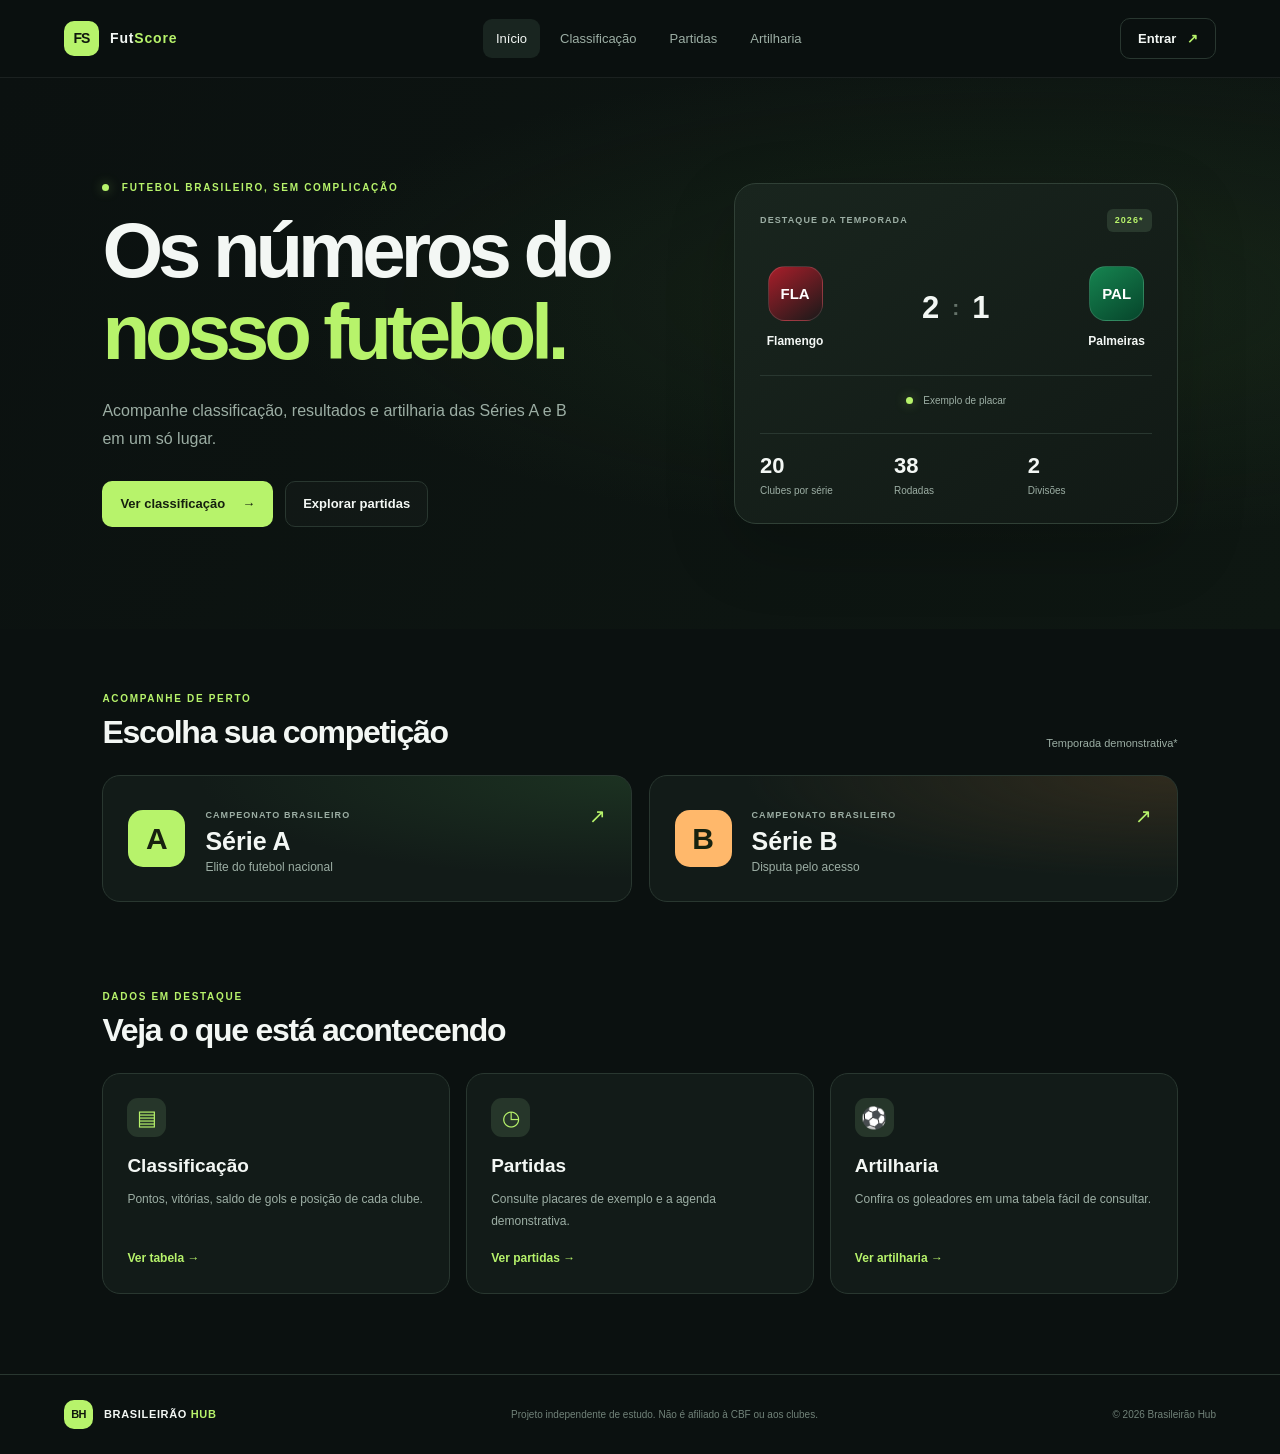
<file: futscore2/index.html>
<!DOCTYPE html>
<html lang="pt-BR">
<head>
  <meta charset="UTF-8">
  <meta name="viewport" content="width=device-width, initial-scale=1.0">
  <meta name="description" content="Brasileirão Hub: classificação, partidas e artilharia das Séries A e B.">
  <title> FutScore </title>
  <link rel="stylesheet" href="css/style.css">
  <script src="js/data.js" defer></script>
  <script src="js/app.js" defer></script>
</head>
<body>
  <header class="topbar">
    <a class="brand" href="index.html" aria-label="Brasileirão Hub - início">
      <span class="brand-mark">FS</span>
      <span>Fut<span class="brand-light">Score</span></span>
    </a>
    <button class="menu-toggle" id="menu-toggle" aria-label="Abrir menu" aria-expanded="false">☰</button>
    <nav class="nav" id="main-nav" aria-label="Navegação principal">
      <a class="nav-link active" href="index.html">Início</a>
      <a class="nav-link" href="pages/classificacao.html">Classificação</a>
      <a class="nav-link" href="pages/partidas.html">Partidas</a>
      <a class="nav-link" href="pages/artilharia.html">Artilharia</a>
    </nav>
    <button class="login-button" id="open-login">Entrar <span aria-hidden="true">↗</span></button>
  </header>

  <main>
    <section class="hero">
      <div class="hero-copy">
        <p class="eyebrow"><span class="live-dot"></span> FUTEBOL BRASILEIRO, SEM COMPLICAÇÃO</p>
        <h1>Os números do<br><span>nosso futebol.</span></h1>
        <p class="hero-description">Acompanhe classificação, resultados e artilharia das Séries A e B em um só lugar.</p>
        <div class="hero-actions">
          <a class="button button-primary" href="pages/classificacao.html">Ver classificação <span>→</span></a>
          <a class="button button-ghost" href="pages/partidas.html">Explorar partidas</a>
        </div>
      </div>
      <div class="hero-card">
        <div class="hero-card-top"><span>DESTAQUE DA TEMPORADA</span><span class="season-tag">2026*</span></div>
        <div class="versus">
          <div class="club"><span class="club-badge badge-flamengo">FLA</span><strong>Flamengo</strong></div>
          <div class="score"><span>2</span><i>:</i><span>1</span></div>
          <div class="club"><span class="club-badge badge-palmeiras">PAL</span><strong>Palmeiras</strong></div>
        </div>
        <div class="match-status"><span class="status-dot"></span> Exemplo de placar</div>
        <div class="hero-stats">
          <div><strong>20</strong><span>Clubes por série</span></div>
          <div><strong>38</strong><span>Rodadas</span></div>
          <div><strong>2</strong><span>Divisões</span></div>
        </div>
      </div>
    </section>

    <section class="content-section">
      <div class="section-heading">
        <div><p class="eyebrow">ACOMPANHE DE PERTO</p><h2>Escolha sua competição</h2></div>
        <span class="section-note">Temporada demonstrativa*</span>
      </div>
      <div class="league-grid">
        <a class="league-card league-a" href="pages/classificacao.html?serie=A">
          <div class="league-icon">A</div><div><span class="league-label">CAMPEONATO BRASILEIRO</span><h3>Série A</h3><p>Elite do futebol nacional</p></div><span class="card-arrow">↗</span>
        </a>
        <a class="league-card league-b" href="pages/classificacao.html?serie=B">
          <div class="league-icon">B</div><div><span class="league-label">CAMPEONATO BRASILEIRO</span><h3>Série B</h3><p>Disputa pelo acesso</p></div><span class="card-arrow">↗</span>
        </a>
      </div>
    </section>

    <section class="content-section home-bottom">
      <div class="section-heading"><div><p class="eyebrow">DADOS EM DESTAQUE</p><h2>Veja o que está acontecendo</h2></div></div>
      <div class="feature-grid">
        <a class="feature-card" href="pages/classificacao.html"><span class="feature-icon">▤</span><h3>Classificação</h3><p>Pontos, vitórias, saldo de gols e posição de cada clube.</p><span class="feature-link">Ver tabela →</span></a>
        <a class="feature-card" href="pages/partidas.html"><span class="feature-icon">◷</span><h3>Partidas</h3><p>Consulte placares de exemplo e a agenda demonstrativa.</p><span class="feature-link">Ver partidas →</span></a>
        <a class="feature-card" href="pages/artilharia.html"><span class="feature-icon">⚽</span><h3>Artilharia</h3><p>Confira os goleadores em uma tabela fácil de consultar.</p><span class="feature-link">Ver artilharia →</span></a>
      </div>
    </section>
  </main>

  <footer class="footer"><a class="brand footer-brand" href="index.html"><span class="brand-mark">BH</span><span>BRASILEIRÃO<span class="brand-light"> HUB</span></span></a><p>Projeto independente de estudo. Não é afiliado à CBF ou aos clubes.</p><p>© 2026 Brasileirão Hub</p></footer>

  <dialog class="login-dialog" id="login-dialog">
    <form method="dialog" class="dialog-close-row"><button class="icon-button" aria-label="Fechar">✕</button></form>
    <div class="login-heading"><span class="brand-mark">BH</span><p class="eyebrow">ÁREA DO TORCEDOR</p><h2>Entre na sua conta</h2><p>Esta é uma demonstração visual de login.</p></div>
    <form id="login-form" class="login-form">
      <label for="email">E-mail</label><input id="email" name="email" type="email" placeholder="voce@email.com" required>
      <label for="password">Senha</label><input id="password" name="password" type="password" placeholder="Digite sua senha" minlength="6" required>
      <button class="button button-primary full-width" type="submit">Entrar</button>
      <p class="form-message" id="login-message" role="status"></p>
      <p class="login-warning">Não use uma senha real. Este formulário não cria contas nem envia dados.</p>
    </form>
  </dialog>
</body>
</html>
</file>
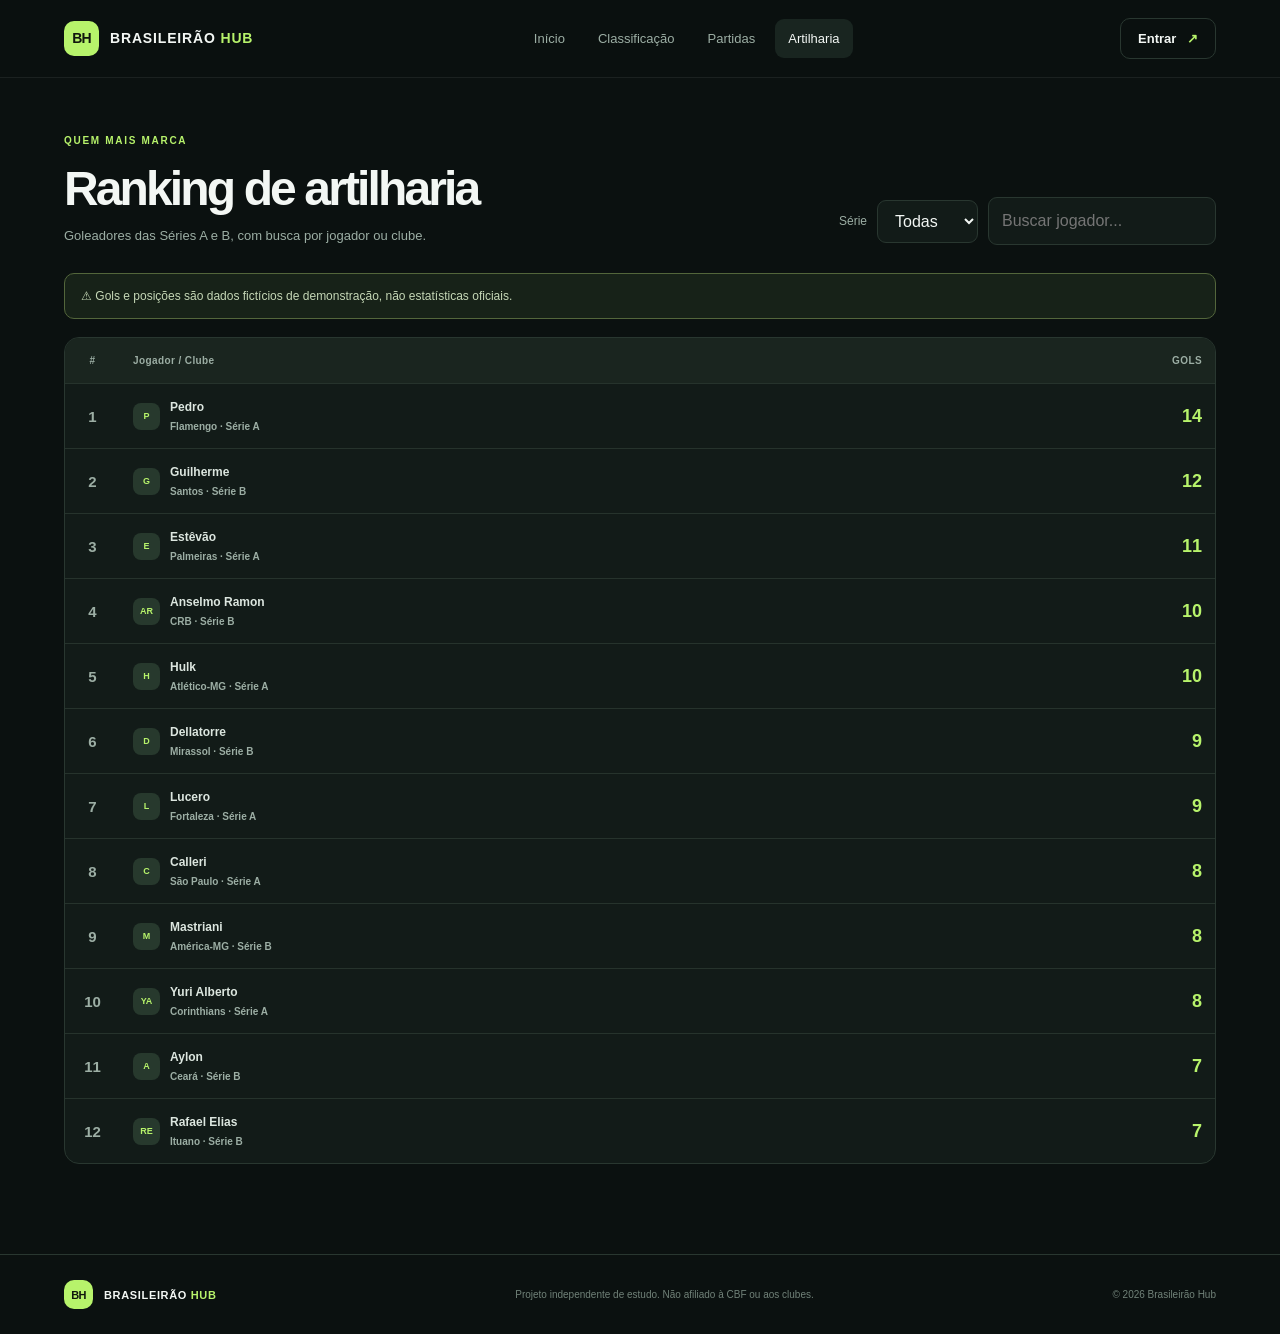
<file: futscore2/pages/artilharia.html>
<!DOCTYPE html>
<html lang="pt-BR"><head><meta charset="UTF-8"><meta name="viewport" content="width=device-width, initial-scale=1.0"><meta name="description" content="Ranking de artilharia demonstrativo das Séries A e B."><title>Artilharia | Brasileirão Hub</title><link rel="stylesheet" href="../css/style.css"><script src="../js/data.js" defer></script><script src="../js/app.js" defer></script></head>
<body>
<header class="topbar"><a class="brand" href="../index.html"><span class="brand-mark">BH</span><span>BRASILEIRÃO<span class="brand-light"> HUB</span></span></a><button class="menu-toggle" id="menu-toggle" aria-label="Abrir menu" aria-expanded="false">☰</button><nav class="nav" id="main-nav"><a class="nav-link" href="../index.html">Início</a><a class="nav-link" href="classificacao.html">Classificação</a><a class="nav-link" href="partidas.html">Partidas</a><a class="nav-link active" href="artilharia.html">Artilharia</a></nav><button class="login-button" id="open-login">Entrar <span>↗</span></button></header>
<main class="page-main"><div class="page-header"><div><p class="eyebrow">QUEM MAIS MARCA</p><h1>Ranking de artilharia</h1><p>Goleadores das Séries A e B, com busca por jogador ou clube.</p></div><div class="controls"><label class="control-label" for="scorer-series">Série</label><select class="select-control" id="scorer-series"><option value="Todas">Todas</option><option value="A">Série A</option><option value="B">Série B</option></select><input class="search-control" id="scorer-search" type="search" placeholder="Buscar jogador..." aria-label="Buscar jogador"></div></div>
<div class="notice">⚠ Gols e posições são dados fictícios de demonstração, não estatísticas oficiais.</div><div class="table-card"><div class="table-scroll"><table class="rank-table"><thead><tr><th>#</th><th>Jogador / Clube</th><th>GOLS</th></tr></thead><tbody id="scorers-body"></tbody></table></div></div></main>
<footer class="footer"><a class="brand footer-brand" href="../index.html"><span class="brand-mark">BH</span><span>BRASILEIRÃO<span class="brand-light"> HUB</span></span></a><p>Projeto independente de estudo. Não afiliado à CBF ou aos clubes.</p><p>© 2026 Brasileirão Hub</p></footer>
<dialog class="login-dialog" id="login-dialog"><form method="dialog" class="dialog-close-row"><button class="icon-button" aria-label="Fechar">✕</button></form><div class="login-heading"><span class="brand-mark">BH</span><p class="eyebrow">ÁREA DO TORCEDOR</p><h2>Entre na sua conta</h2><p>Esta é uma demonstração visual de login.</p></div><form id="login-form" class="login-form"><label for="email">E-mail</label><input id="email" type="email" placeholder="voce@email.com" required><label for="password">Senha</label><input id="password" type="password" placeholder="Digite sua senha" minlength="6" required><button class="button button-primary full-width" type="submit">Entrar</button><p class="form-message" id="login-message" role="status"></p><p class="login-warning">Não use uma senha real. Este formulário não cria contas nem envia dados.</p></form></dialog>
</body></html>
</file>
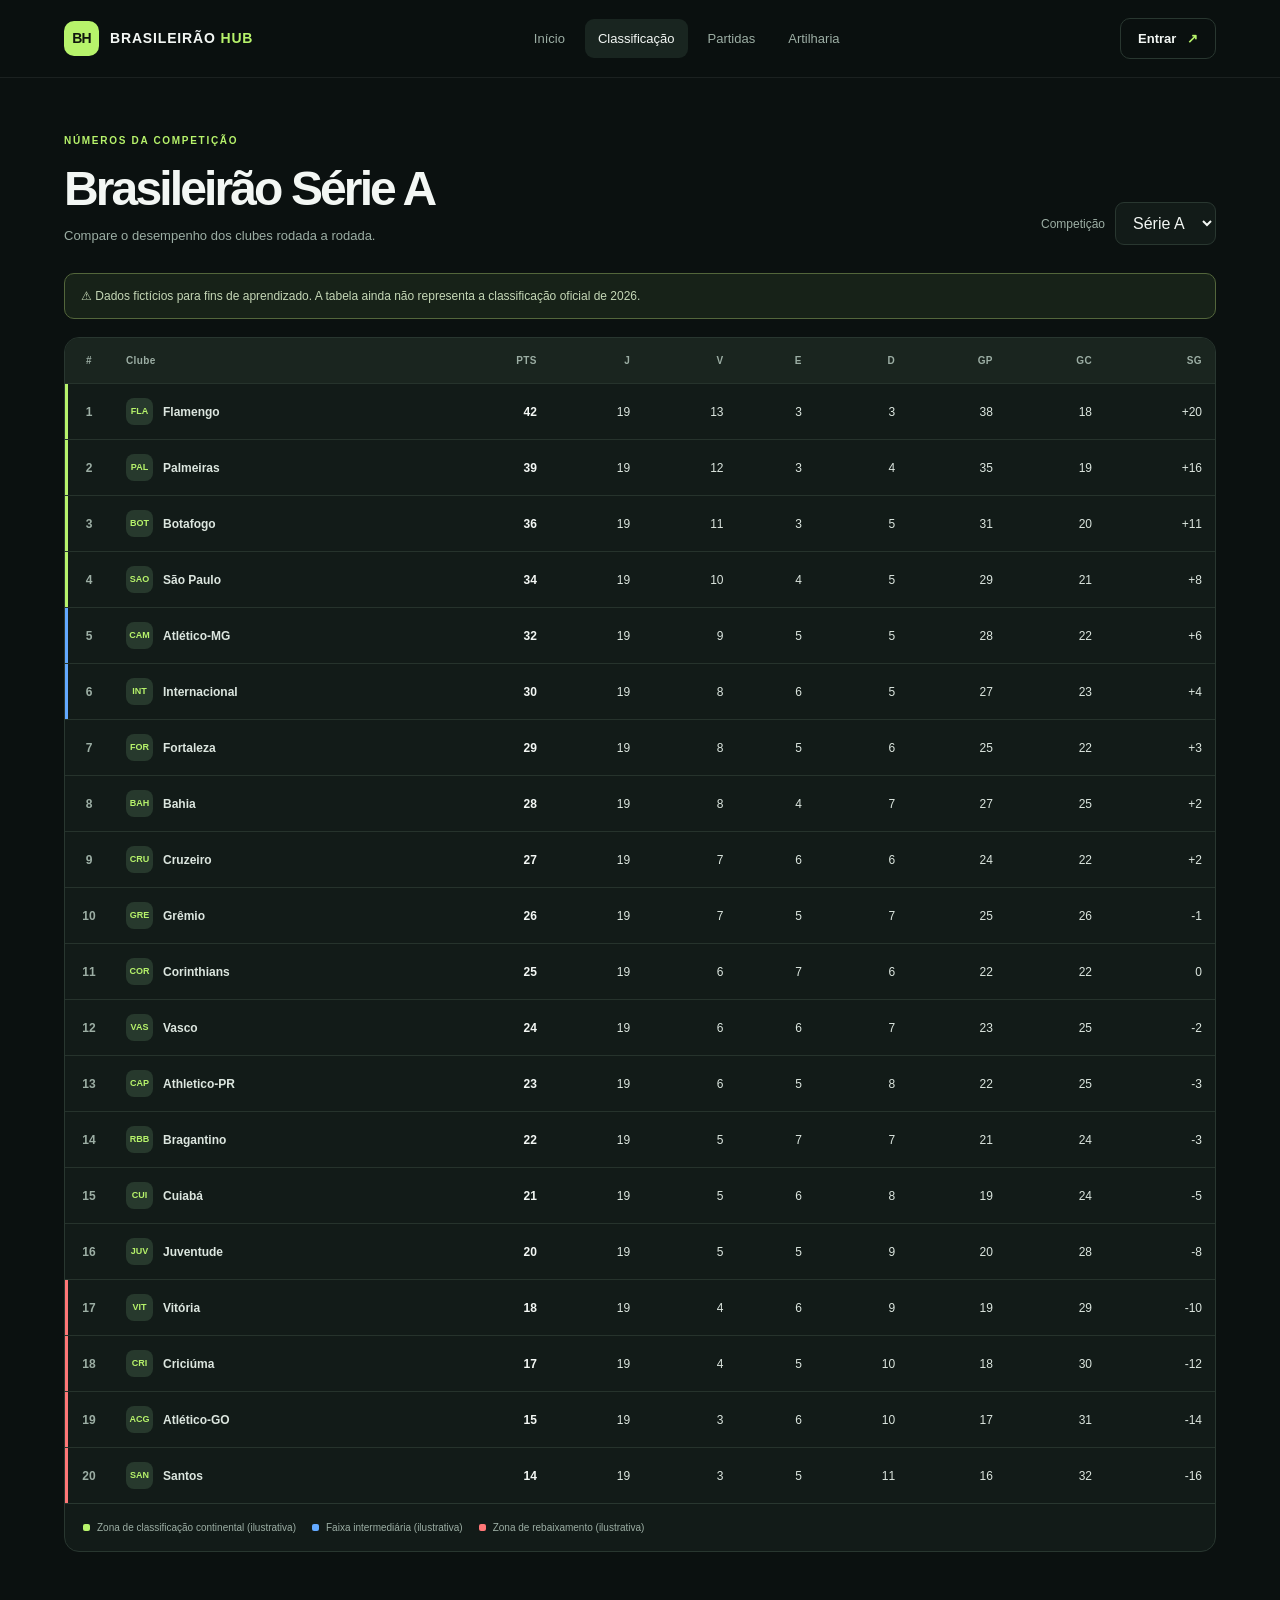
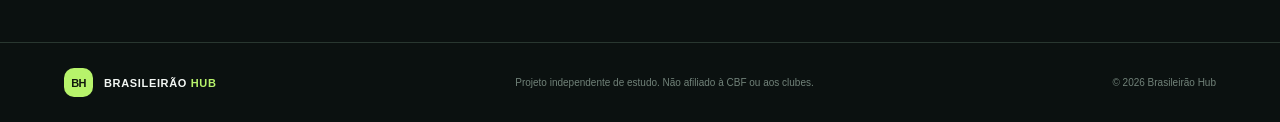
<file: futscore2/pages/classificacao.html>
<!DOCTYPE html>
<html lang="pt-BR"><head><meta charset="UTF-8"><meta name="viewport" content="width=device-width, initial-scale=1.0"><meta name="description" content="Tabela de classificação demonstrativa das Séries A e B do Brasileirão."><title>Classificação | Brasileirão Hub</title><link rel="stylesheet" href="../css/style.css"><script src="../js/data.js" defer></script><script src="../js/app.js" defer></script></head>
<body>
<header class="topbar"><a class="brand" href="../index.html"><span class="brand-mark">BH</span><span>BRASILEIRÃO<span class="brand-light"> HUB</span></span></a><button class="menu-toggle" id="menu-toggle" aria-label="Abrir menu" aria-expanded="false">☰</button><nav class="nav" id="main-nav"><a class="nav-link" href="../index.html">Início</a><a class="nav-link active" href="classificacao.html">Classificação</a><a class="nav-link" href="partidas.html">Partidas</a><a class="nav-link" href="artilharia.html">Artilharia</a></nav><button class="login-button" id="open-login">Entrar <span>↗</span></button></header>
<main class="page-main"><div class="page-header"><div><p class="eyebrow">NÚMEROS DA COMPETIÇÃO</p><h1 id="competition-title">Brasileirão Série A</h1><p>Compare o desempenho dos clubes rodada a rodada.</p></div><div class="controls"><label class="control-label" for="series-select">Competição</label><select class="select-control" id="series-select"><option value="A">Série A</option><option value="B">Série B</option></select></div></div>
<div class="notice">⚠ Dados fictícios para fins de aprendizado. A tabela ainda não representa a classificação oficial de 2026.</div>
<div class="table-card"><div class="table-scroll"><table><thead><tr><th>#</th><th>Clube</th><th>PTS</th><th>J</th><th>V</th><th>E</th><th>D</th><th>GP</th><th>GC</th><th>SG</th></tr></thead><tbody id="standings-body"></tbody></table></div><div class="table-legend"><span class="legend-item"><i class="legend-mark"></i> Zona de classificação continental (ilustrativa)</span><span class="legend-item"><i class="legend-mark blue"></i> Faixa intermediária (ilustrativa)</span><span class="legend-item"><i class="legend-mark red"></i> Zona de rebaixamento (ilustrativa)</span></div></div></main>
<footer class="footer"><a class="brand footer-brand" href="../index.html"><span class="brand-mark">BH</span><span>BRASILEIRÃO<span class="brand-light"> HUB</span></span></a><p>Projeto independente de estudo. Não afiliado à CBF ou aos clubes.</p><p>© 2026 Brasileirão Hub</p></footer>
<dialog class="login-dialog" id="login-dialog"><form method="dialog" class="dialog-close-row"><button class="icon-button" aria-label="Fechar">✕</button></form><div class="login-heading"><span class="brand-mark">BH</span><p class="eyebrow">ÁREA DO TORCEDOR</p><h2>Entre na sua conta</h2><p>Esta é uma demonstração visual de login.</p></div><form id="login-form" class="login-form"><label for="email">E-mail</label><input id="email" type="email" placeholder="voce@email.com" required><label for="password">Senha</label><input id="password" type="password" placeholder="Digite sua senha" minlength="6" required><button class="button button-primary full-width" type="submit">Entrar</button><p class="form-message" id="login-message" role="status"></p><p class="login-warning">Não use uma senha real. Este formulário não cria contas nem envia dados.</p></form></dialog>
</body></html>
</file>
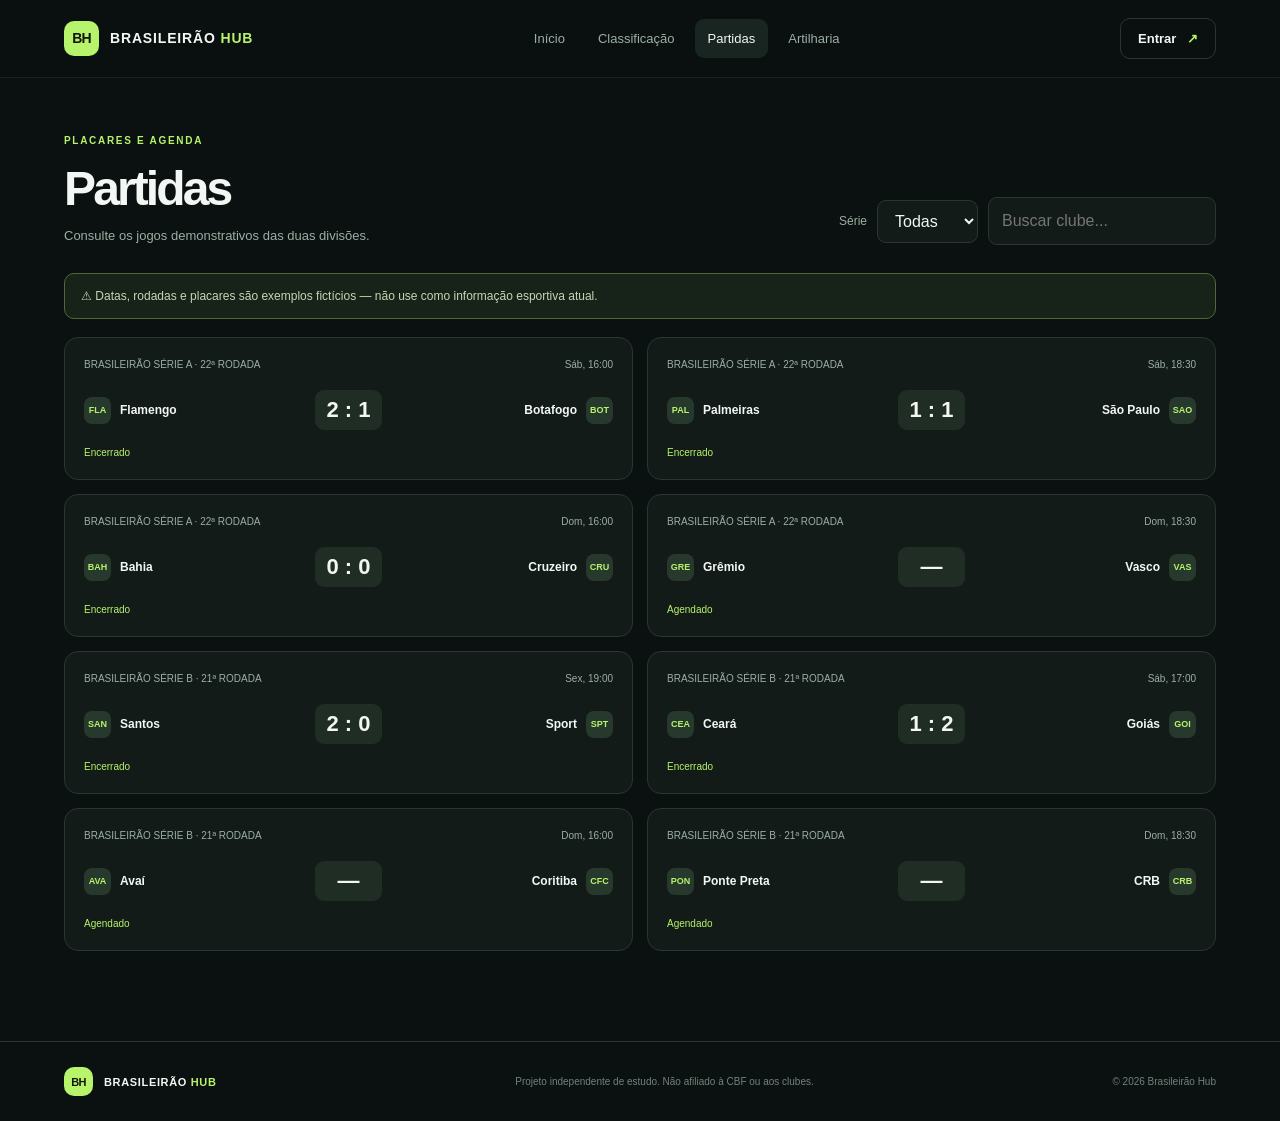
<file: futscore2/pages/partidas.html>
<!DOCTYPE html>
<html lang="pt-BR"><head><meta charset="UTF-8"><meta name="viewport" content="width=device-width, initial-scale=1.0"><meta name="description" content="Partidas demonstrativas das Séries A e B."><title>Partidas | Brasileirão Hub</title><link rel="stylesheet" href="../css/style.css"><script src="../js/data.js" defer></script><script src="../js/app.js" defer></script></head>
<body>
<header class="topbar"><a class="brand" href="../index.html"><span class="brand-mark">BH</span><span>BRASILEIRÃO<span class="brand-light"> HUB</span></span></a><button class="menu-toggle" id="menu-toggle" aria-label="Abrir menu" aria-expanded="false">☰</button><nav class="nav" id="main-nav"><a class="nav-link" href="../index.html">Início</a><a class="nav-link" href="classificacao.html">Classificação</a><a class="nav-link active" href="partidas.html">Partidas</a><a class="nav-link" href="artilharia.html">Artilharia</a></nav><button class="login-button" id="open-login">Entrar <span>↗</span></button></header>
<main class="page-main"><div class="page-header"><div><p class="eyebrow">PLACARES E AGENDA</p><h1>Partidas</h1><p>Consulte os jogos demonstrativos das duas divisões.</p></div><div class="controls"><label class="control-label" for="match-series">Série</label><select class="select-control" id="match-series"><option value="Todas">Todas</option><option value="A">Série A</option><option value="B">Série B</option></select><input class="search-control" id="match-search" type="search" placeholder="Buscar clube..." aria-label="Buscar clube"></div></div>
<div class="notice">⚠ Datas, rodadas e placares são exemplos fictícios — não use como informação esportiva atual.</div><div class="match-list" id="match-list"></div></main>
<footer class="footer"><a class="brand footer-brand" href="../index.html"><span class="brand-mark">BH</span><span>BRASILEIRÃO<span class="brand-light"> HUB</span></span></a><p>Projeto independente de estudo. Não afiliado à CBF ou aos clubes.</p><p>© 2026 Brasileirão Hub</p></footer>
<dialog class="login-dialog" id="login-dialog"><form method="dialog" class="dialog-close-row"><button class="icon-button" aria-label="Fechar">✕</button></form><div class="login-heading"><span class="brand-mark">BH</span><p class="eyebrow">ÁREA DO TORCEDOR</p><h2>Entre na sua conta</h2><p>Esta é uma demonstração visual de login.</p></div><form id="login-form" class="login-form"><label for="email">E-mail</label><input id="email" type="email" placeholder="voce@email.com" required><label for="password">Senha</label><input id="password" type="password" placeholder="Digite sua senha" minlength="6" required><button class="button button-primary full-width" type="submit">Entrar</button><p class="form-message" id="login-message" role="status"></p><p class="login-warning">Não use uma senha real. Este formulário não cria contas nem envia dados.</p></form></dialog>
</body></html>
</file>
<file: futscore2/css/style.css>
:root {
    --bg:#0b1110;
    --surface:#121b18;
    --surface-2:#192520;
    --line:#293730;
    --text:#f3f7f4;
    --muted:#9caea4;
    --green:#b7f36b;
    --green-dark:#1d3b23;
    --orange:#ffb86b;
    --red:#ff7777;
    --radius:18px;
    --font:'DM Sans',sans-serif;
    --display:'Space Grotesk',sans-serif
}
* {
    box-sizing:border-box
}
html {
    scroll-behavior:smooth
}
body {
    margin:0;
    background:var(--bg);
    color:var(--text);
    font-family:var(--font);
    line-height:1.5
}
a {
    color:inherit;
    text-decoration:none
}
button,input,select {
    font:inherit
}
button,a {
    -webkit-tap-highlight-color:transparent
}
button {
    cursor:pointer
}
.topbar {
    height:78px;
    padding:0 clamp(20px,5vw,76px);
    display:flex;
    align-items:center;
    justify-content:space-between;
    gap:30px;
    border-bottom:1px solid rgba(255,255,255,.07);
    background:rgba(11,17,16,.95);
    position:sticky;
    top:0;
    z-index:10;
    backdrop-filter:blur(16px)
}
.brand {
    display:flex;
    align-items:center;
    gap:11px;
    font-family:var(--display);
    font-size:14px;
    font-weight:700;
    letter-spacing:.06em;
    white-space:nowrap
}
.brand-mark {
    display:grid;
    place-items:center;
    width:35px;
    height:35px;
    border-radius:10px;
    background:var(--green);
    color:#10170d;
    font-family:var(--display);
    font-weight:700;
    letter-spacing:-.07em
}
.brand-light {
    color:var(--green)
}
.nav {
    display:flex;
    align-items:center;
    gap:7px
}
.nav-link {
    padding:10px 13px;
    color:var(--muted);
    font-size:13px;
    border-radius:9px;
    transition:.2s
}
.nav-link:hover,.nav-link.active {
    color:var(--text);
    background:var(--surface-2)
}
.login-button {
    padding:10px 17px;
    border:1px solid var(--line);
    border-radius:10px;
    background:transparent;
    color:var(--text);
    font-weight:600;
    font-size:13px
}
.login-button span {
    color:var(--green);
    margin-left:7px
}
.menu-toggle {
    display:none;
    background:none;
    color:var(--text);
    border:0;
    font-size:24px
}
.hero {
    padding:clamp(55px,8vw,112px) clamp(20px,8vw,120px);
    display:grid;
    grid-template-columns:1.1fr .9fr;
    align-items:center;
    gap:clamp(35px,7vw,100px);
    background:radial-gradient(ellipse at 80% 40%,rgba(68,113,53,.17),transparent 52%),linear-gradient(120deg,#0b1110,#0e1712)
}
.eyebrow {
    font-size:10px;
    font-weight:700;
    letter-spacing:.17em;
    color:var(--green);
    margin:0 0 15px
}
.live-dot,.status-dot {
    display:inline-block;
    width:7px;
    height:7px;
    border-radius:50%;
    background:var(--green);
    margin-right:8px;
    box-shadow:0 0 12px #b7f36666
}
.hero h1 {
    font:700 clamp(42px,6.3vw,78px)/1.04 var(--display);
    letter-spacing:-.065em;
    margin:0;
    max-width:650px
}
.hero h1 span {
    color:var(--green)
}
.hero-description {
    max-width:490px;
    color:var(--muted);
    font-size:16px;
    line-height:1.8;
    margin:24px 0 27px
}
.hero-actions {
    display:flex;
    gap:12px;
    flex-wrap:wrap
}
.button {
    min-height:45px;
    padding:12px 17px;
    border-radius:10px;
    display:inline-flex;
    align-items:center;
    justify-content:center;
    gap:17px;
    border:1px solid transparent;
    font-size:13px;
    font-weight:700;
    transition:transform .2s,background .2s
}
.button:hover {
    transform:translateY(-2px)
}
.button-primary {
    background:var(--green);
    color:#15200e
}
.button-primary:hover {
    background:#c8ff86
}
.button-ghost {
    border-color:var(--line);
    color:var(--text);
    background:rgba(255,255,255,.02)
}
.disclaimer {
    font-size:11px;
    color:#718279;
    margin-top:22px
}
.hero-card {
    padding:25px;
    border:1px solid #304036;
    border-radius:22px;
    background:linear-gradient(145deg,#19251e,#111915);
    box-shadow:0 25px 70px #0003;
    max-width:470px;
    width:100%;
    justify-self:end
}
.hero-card-top {
    display:flex;
    justify-content:space-between;
    align-items:center;
    color:var(--muted);
    font-size:9px;
    font-weight:700;
    letter-spacing:.12em
}
.season-tag {
    background:#29392d;
    color:var(--green);
    padding:5px 8px;
    border-radius:6px
}
.versus {
    display:flex;
    align-items:center;
    justify-content:space-between;
    padding:34px 0 25px;
    gap:8px
}
.club {
    display:flex;
    flex-direction:column;
    align-items:center;
    gap:11px;
    min-width:70px
}
.club strong {
    font-size:12px
}
.club-badge {
    width:55px;
    height:55px;
    display:grid;
    place-items:center;
    border-radius:17px;
    font:700 15px var(--display);
    color:#fff;
    border:1px solid #ffffff20
}
.badge-flamengo {
    background:linear-gradient(145deg,#a91e2a,#191919)
}
.badge-palmeiras {
    background:linear-gradient(145deg,#168450,#06452b)
}
.score {
    display:flex;
    align-items:center;
    gap:13px;
    font:700 31px var(--display)
}
.score i {
    font-style:normal;
    color:#65736a;
    font-size:21px
}
.match-status {
    text-align:center;
    font-size:10px;
    color:var(--muted);
    border-top:1px solid var(--line);
    padding-top:17px
}
.hero-stats {
    display:grid;
    grid-template-columns:repeat(3,1fr);
    gap:10px;
    margin-top:25px;
    padding-top:19px;
    border-top:1px solid var(--line)
}
.hero-stats div {
    display:flex;
    flex-direction:column;
    gap:4px
}
.hero-stats strong {
    font:700 22px var(--display)
}
.hero-stats span {
    font-size:10px;
    color:var(--muted)
}
.content-section {
    padding:62px clamp(20px,8vw,120px)
}
.section-heading {
    display:flex;
    align-items:end;
    justify-content:space-between;
    gap:20px;
    margin-bottom:24px
}
.section-heading .eyebrow {
    margin-bottom:8px
}
.section-heading h2 {
    font:600 clamp(23px,3vw,32px) var(--display);
    letter-spacing:-.04em;
    margin:0
}
.section-note {
    font-size:11px;
    color:var(--muted)
}
.league-grid {
    display:grid;
    grid-template-columns:1fr 1fr;
    gap:17px
}
.league-card {
    display:flex;
    align-items:center;
    gap:20px;
    position:relative;
    overflow:hidden;
    border:1px solid var(--line);
    border-radius:var(--radius);
    padding:25px;
    background:var(--surface);
    transition:.2s
}
.league-card:hover,.feature-card:hover {
    border-color:#5c794e;
    transform:translateY(-3px)
}
.league-a {
    background:radial-gradient(ellipse at 100% 0%,#25462a88,transparent 58%),var(--surface)
}
.league-b {
    background:radial-gradient(ellipse at 100% 0%,#49392388,transparent 58%),var(--surface)
}
.league-icon {
    flex-shrink:0;
    width:57px;
    height:57px;
    display:grid;
    place-items:center;
    background:var(--green);
    color:#17220f;
    border-radius:15px;
    font:700 30px var(--display)
}
.league-b .league-icon {
    background:var(--orange)
}
.league-label {
    font-size:9px;
    letter-spacing:.12em;
    color:var(--muted);
    font-weight:700
}
.league-card h3 {
    font:600 25px var(--display);
    margin:2px 0
}
.league-card p {
    margin:0;
    font-size:12px;
    color:var(--muted)
}
.card-arrow {
    margin-left:auto;
    align-self:flex-start;
    color:var(--green);
    font-size:20px
}
.home-bottom {
    padding-top:25px;
    padding-bottom:80px
}
.feature-grid {
    display:grid;
    grid-template-columns:repeat(3,1fr);
    gap:16px
}
.feature-card {
    padding:24px;
    border:1px solid var(--line);
    border-radius:var(--radius);
    background:var(--surface);
    transition:.2s
}
.feature-icon {
    width:39px;
    height:39px;
    border-radius:11px;
    display:grid;
    place-items:center;
    background:#26362a;
    color:var(--green);
    font-size:21px
}
.feature-card h3 {
    font:600 19px var(--display);
    margin:18px 0 8px
}
.feature-card p {
    font-size:12px;
    line-height:1.8;
    color:var(--muted);
    min-height:44px
}
.feature-link {
    font-size:12px;
    font-weight:700;
    color:var(--green)
}
.footer {
    padding:25px clamp(20px,5vw,76px);
    border-top:1px solid var(--line);
    display:flex;
    align-items:center;
    justify-content:space-between;
    gap:20px;
    flex-wrap:wrap
}
.footer p {
    font-size:10px;
    color:#718279;
    margin:0
}
.footer-brand {
    font-size:11px
}
.footer-brand .brand-mark {
    width:29px;
    height:29px;
    font-size:11px
}
.page-main {
    max-width:1300px;
    margin:auto;
    padding:55px clamp(18px,5vw,65px) 90px;
    min-height:70vh
}
.page-header {
    display:flex;
    justify-content:space-between;
    align-items:end;
    gap:20px;
    margin-bottom:28px
}
.page-header h1 {
    font:700 clamp(32px,5vw,48px)/1.1 var(--display);
    letter-spacing:-.06em;
    margin:0
}
.page-header p:not(.eyebrow) {
    color:var(--muted);
    font-size:13px;
    margin:10px 0 0
}
.controls {
    display:flex;
    align-items:center;
    gap:10px;
    flex-wrap:wrap
}
.control-label {
    font-size:12px;
    color:var(--muted)
}
.select-control,.search-control {
    background:var(--surface);
    border:1px solid var(--line);
    color:var(--text);
    border-radius:9px;
    padding:11px 13px;
    outline:none
}
.select-control:focus,.search-control:focus,input:focus {
    border-color:var(--green)
}
.table-card {
    border:1px solid var(--line);
    border-radius:15px;
    overflow:hidden;
    background:var(--surface)
}
.table-scroll {
    overflow-x:auto
}
table {
    width:100%;
    border-collapse:collapse;
    white-space:nowrap;
    font-size:12px
}
thead {
    background:#1a251f;
    color:var(--muted);
    font-size:10px;
    letter-spacing:.04em
}
th {
    text-align:right;
    padding:15px 13px;
    font-weight:600
}
th:nth-child(2),td:nth-child(2) {
    text-align:left
}
th:first-child,td:first-child {
    text-align:center;
    width:48px
}
td {
    text-align:right;
    padding:14px 13px;
    border-top:1px solid #26332c;
    color:#dce6df
}
tbody tr:hover {
    background:#ffffff05
}
.team-cell {
    display:flex;
    align-items:center;
    gap:10px;
    font-weight:600
}
.team-logo {
    width:27px;
    height:27px;
    display:grid;
    place-items:center;
    border-radius:8px;
    background:#27392d;
    color:var(--green);
    font-size:9px;
    font-weight:700;
    flex-shrink:0
}
.position {
    font-weight:700;
    color:var(--muted)
}
.points {
    font-weight:700;
    color:var(--text)
}
.zone-libertadores td:first-child {
    box-shadow:inset 3px 0 var(--green)
}
.zone-sulamericana td:first-child {
    box-shadow:inset 3px 0 #63a9ff
}
.zone-relegation td:first-child {
    box-shadow:inset 3px 0 var(--red)
}
.table-legend {
    display:flex;
    gap:16px;
    flex-wrap:wrap;
    padding:16px 18px;
    border-top:1px solid var(--line);
    font-size:10px;
    color:var(--muted)
}
.legend-item {
    display:flex;
    align-items:center;
    gap:7px
}
.legend-mark {
    width:7px;
    height:7px;
    border-radius:2px;
    background:var(--green)
}
.legend-mark.blue {
    background:#63a9ff
}
.legend-mark.red {
    background:var(--red)
}
.empty-state {
    padding:35px;
    text-align:center;
    color:var(--muted);
    font-size:13px
}
.match-list {
    display:grid;
    grid-template-columns:repeat(2,minmax(0,1fr));
    gap:14px
}
.match-card {
    padding:19px;
    border:1px solid var(--line);
    border-radius:14px;
    background:var(--surface)
}
.match-meta {
    display:flex;
    justify-content:space-between;
    color:var(--muted);
    font-size:10px;
    margin-bottom:18px
}
.match-teams {
    display:grid;
    grid-template-columns:1fr auto 1fr;
    align-items:center;
    gap:12px
}
.match-side {
    display:flex;
    align-items:center;
    gap:9px;
    font-size:12px;
    font-weight:600
}
.match-side:last-child {
    flex-direction:row-reverse;
    text-align:right
}
.match-score {
    font:700 22px var(--display);
    background:#202d25;
    padding:7px 10px;
    border-radius:9px;
    min-width:67px;
    text-align:center
}
.match-status-label {
    font-size:10px;
    color:var(--green);
    margin-top:15px
}
.rank-table td:first-child {
    width:55px
}
.rank-num {
    font:700 15px var(--display);
    color:var(--muted)
}
.player-name {
    font-weight:700
}
.player-club {
    font-size:10px;
    color:var(--muted);
    margin-top:3px
}
.goal-count {
    font:700 18px var(--display);
    color:var(--green)
}
.notice {
    padding:13px 16px;
    margin:0 0 18px;
    border:1px solid #53663b;
    border-radius:10px;
    background:#172218;
    color:#c5d7b6;
    font-size:12px
}
.login-dialog {
    width:min(430px,calc(100% - 28px));
    padding:27px;
    border:1px solid var(--line);
    border-radius:20px;
    background:#111a15;
    color:var(--text);
    box-shadow:0 30px 100px #000a
}
.login-dialog::backdrop {
    background:#000b;
    backdrop-filter:blur(5px)
}
.dialog-close-row {
    display:flex;
    justify-content:flex-end
}
.icon-button {
    background:transparent;
    color:var(--muted);
    border:0;
    font-size:20px
}
.login-heading {
    text-align:center;
    padding:6px 0 20px
}
.login-heading .brand-mark {
    margin:auto auto 18px
}
.login-heading .eyebrow {
    margin-bottom:6px
}
.login-heading h2 {
    font:600 25px var(--display);
    margin:0
}
.login-heading p:last-child {
    color:var(--muted);
    font-size:12px
}
.login-form {
    display:flex;
    flex-direction:column;
    gap:8px
}
.login-form label {
    font-size:12px;
    color:#d5e1d8;
    margin-top:7px
}
.login-form input {
    background:#0b1110;
    border:1px solid var(--line);
    border-radius:9px;
    padding:12px;
    color:var(--text);
    outline:none
}
.full-width {
    width:100%;
    margin-top:14px
}
.form-message {
    font-size:12px;
    color:var(--green);
    text-align:center;
    min-height:0;
    margin:0
}
.login-warning {
    font-size:10px;
    color:var(--muted);
    line-height:1.6;
    text-align:center
}
@media(max-width:850px) {
    .topbar {
        gap:12px
    }
    .nav {
        gap:0
    }
    .nav-link {
        padding:9px;
        font-size:12px
    }
    .hero {
        grid-template-columns:1fr;
        gap:35px
    }
    .hero-card {
        justify-self:start;
        max-width:520px
    }
    .hero h1 {
        font-size:clamp(45px,9vw,70px)
    }
    .feature-grid {
        grid-template-columns:1fr 1fr
    }
    .feature-card:last-child {
        grid-column:span 2
    }
}
@media(max-width:650px) {
    .topbar {
        height:67px
    }
    .brand {
        font-size:11px;
        gap:7px
    }
    .brand-mark {
        width:31px;
        height:31px
    }
    .menu-toggle {
        display:block;
        margin-left:auto
    }
    .nav {
        display:none;
        position:absolute;
        top:66px;
        left:0;
        right:0;
        padding:12px 20px 18px;
        background:#111a15;
        border-bottom:1px solid var(--line);
        flex-direction:column;
        align-items:stretch
    }
    .nav.open {
        display:flex
    }
    .nav-link {
        padding:12px
    }
    .login-button {
        padding:9px 11px;
        font-size:12px
    }
    .hero {
        padding-top:55px;
        padding-bottom:55px
    }
    .hero-description {
        font-size:14px
    }
    .hero-card {
        padding:19px
    }
    .content-section {
        padding-top:43px;
        padding-bottom:43px
    }
    .section-heading {
        align-items:flex-start;
        flex-direction:column
    }
    .league-grid,.feature-grid,.match-list {
        grid-template-columns:1fr
    }
    .league-card {
        padding:19px;
        gap:14px
    }
    .feature-card:last-child {
        grid-column:auto
    }
    .feature-card p {
        min-height:0
    }
    .footer {
        align-items:flex-start;
        flex-direction:column
    }
    .page-header {
        align-items:flex-start;
        flex-direction:column
    }
    .controls {
        width:100%
    }
    .search-control {
        flex:1;
        min-width:150px
    }
    .table-card {
        border-radius:10px
    }
    .table-legend {
        gap:10px
    }
    .page-main {
        padding-top:38px
    }
}
</file>
